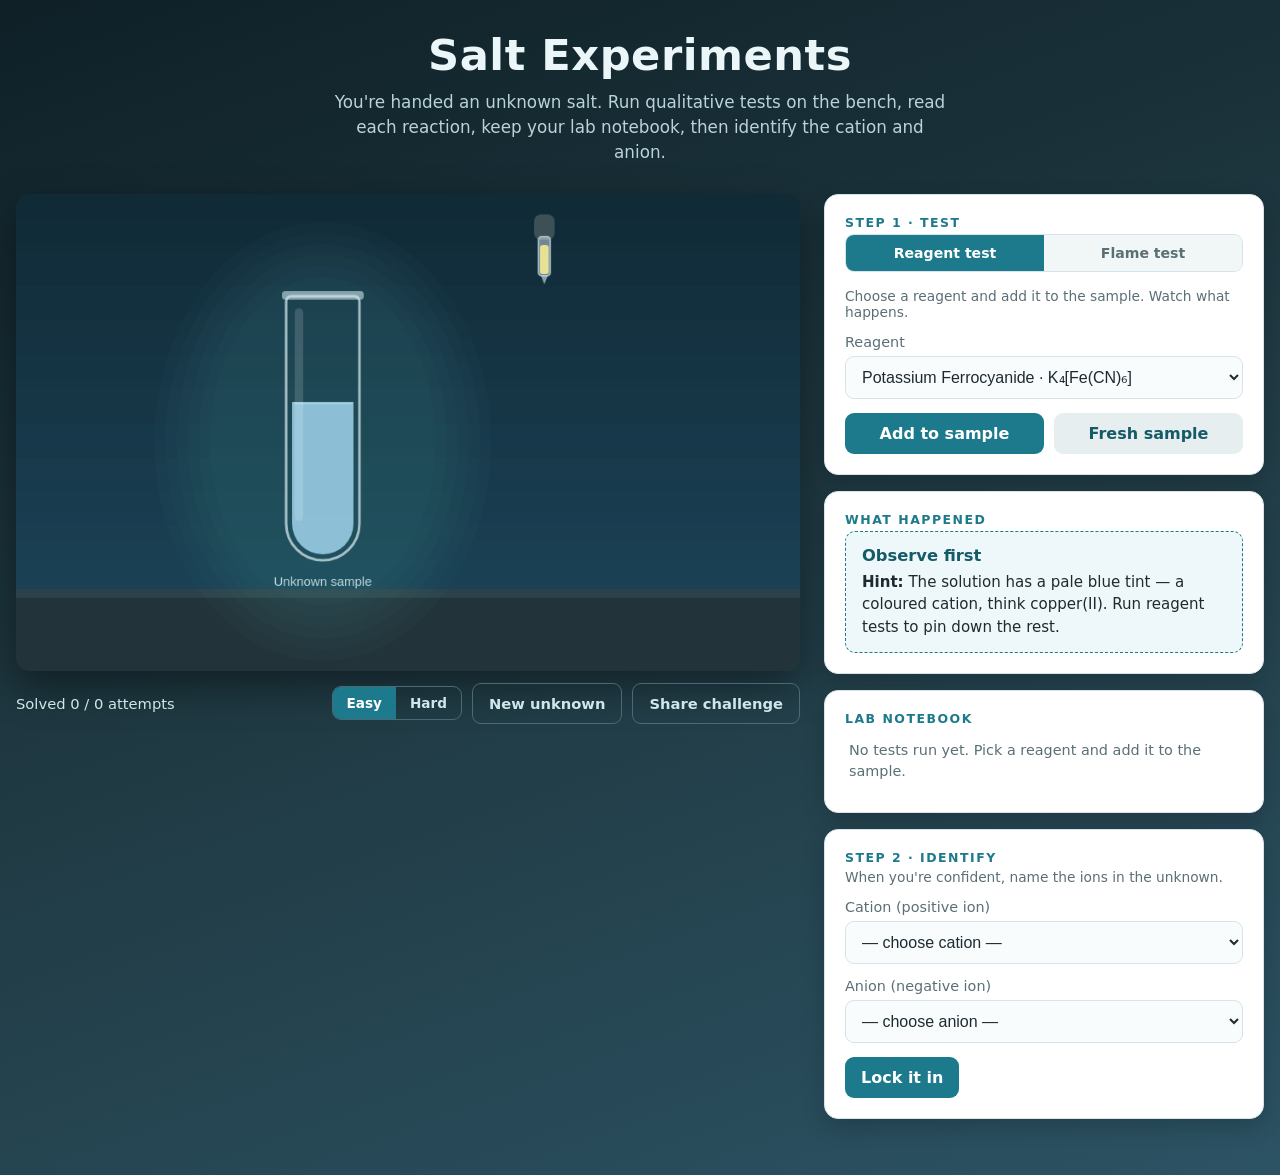
<file: index.html>
<!DOCTYPE html>
<html lang="en">
  <head>
    <meta charset="utf-8" />
    <meta name="viewport" content="width=device-width, initial-scale=1" />
    <title>Salt Experiments — Virtual Qualitative Analysis Lab</title>
    <link rel="stylesheet" href="css/styles.css" />
  </head>
  <body>
    <header class="site-header">
      <h1>Salt Experiments</h1>
      <p class="subtitle">
        You're handed an unknown salt. Run qualitative tests on the bench, read each
        reaction, keep your lab notebook, then identify the cation and anion.
      </p>
    </header>

    <main class="layout">
      <!-- the animated lab bench (p5.js renders into #stage) -->
      <section class="stage-col">
        <div id="stage"></div>
        <div class="score-bar">
          <span id="score">Solved 0 / 0 attempts</span>
          <span class="actions">
            <span id="difficulty" class="difficulty" role="radiogroup" aria-label="Difficulty">
              <button id="diff-easy" class="seg" type="button" role="radio" aria-checked="true">Easy</button>
              <button id="diff-hard" class="seg" type="button" role="radio" aria-checked="false">Hard</button>
            </span>
            <button id="new-btn" class="ghost" type="button">New unknown</button>
            <button id="share-btn" class="ghost" type="button">Share challenge</button>
          </span>
        </div>
      </section>

      <aside class="panel">
        <!-- Step 1: test — either a wet reagent test or a flame test -->
        <section class="card">
          <h2>Step 1 · Test</h2>
          <div id="station-toggle" class="station-toggle" role="radiogroup" aria-label="Test type">
            <button id="station-reagent" class="seg active" type="button" role="radio" aria-checked="true">Reagent test</button>
            <button id="station-flame" class="seg" type="button" role="radio" aria-checked="false">Flame test</button>
          </div>

          <!-- reagent station -->
          <div id="reagent-station">
            <p class="step">Choose a reagent and add it to the sample. Watch what happens.</p>
            <div class="field">
              <label for="reagent-select">Reagent</label>
              <select id="reagent-select"></select>
            </div>
            <div class="btn-row">
              <button id="add-btn" type="button">Add to sample</button>
              <button id="fresh-btn" class="secondary" type="button">Fresh sample</button>
            </div>
          </div>

          <!-- flame station -->
          <div id="flame-station" hidden>
            <p class="step">Dip a clean nichrome wire in the sample and hold it in the Bunsen flame. The colour fingerprints the metal — but only some metals show one.</p>
            <div class="btn-row">
              <button id="flame-btn" type="button">Heat in flame</button>
            </div>
          </div>

          <p id="tests-left" class="tests-left" role="status"></p>
        </section>

        <!-- live explanation of the latest reaction -->
        <section class="card">
          <h2>What happened</h2>
          <div id="explain" class="explain"></div>
        </section>

        <!-- lab notebook -->
        <section class="card">
          <h2>Lab notebook</h2>
          <ol id="notebook"></ol>
        </section>

        <!-- Step 2: identify -->
        <section class="card">
          <h2>Step 2 · Identify</h2>
          <p class="step">When you're confident, name the ions in the unknown.</p>
          <form id="identify-form">
            <div class="field">
              <label for="cation-select">Cation (positive ion)</label>
              <select id="cation-select"></select>
            </div>
            <div class="field">
              <label for="anion-select">Anion (negative ion)</label>
              <select id="anion-select"></select>
            </div>
            <button type="submit">Lock it in</button>
            <p id="result" class="result" role="status"></p>
          </form>
        </section>
      </aside>
    </main>

    <div id="toast" role="status"></div>

    <!-- p5.js (vendored — no CDN, works offline and on GitHub Pages) -->
    <script src="vendor/p5.min.js"></script>
    <!-- the chemistry spine, the renderer, the app -->
    <script src="js/reactions.js"></script>
    <script src="js/sketch.js"></script>
    <script src="js/app.js"></script>
  </body>
</html>
</file>
<file: css/styles.css>
:root {
  --bg-1: #0f2027;
  --bg-2: #203a43;
  --bg-3: #2c5364;
  --panel: #ffffff;
  --panel-border: #d7e3e8;
  --accent: #1c7a8c;
  --accent-dark: #155a67;
  --text: #1d2b30;
  --muted: #5b6f76;
  --ok: #1f8f5f;
  --no: #c0473f;
}

* { box-sizing: border-box; }
html, body { margin: 0; padding: 0; }

body {
  font-family: "Segoe UI", system-ui, -apple-system, Roboto, Helvetica, Arial, sans-serif;
  color: var(--text);
  background: linear-gradient(160deg, var(--bg-1), var(--bg-2), var(--bg-3));
  min-height: 100vh;
}

.site-header {
  text-align: center;
  padding: 30px 16px 6px;
  color: #eaf6f8;
}
.site-header h1 {
  margin: 0;
  font-size: clamp(1.7rem, 4vw, 2.7rem);
  letter-spacing: 0.5px;
}
.site-header .subtitle {
  margin: 10px auto 0;
  max-width: 620px;
  color: #b9d3d9;
  font-size: clamp(0.92rem, 2vw, 1.05rem);
  line-height: 1.5;
}

.layout {
  display: flex;
  flex-wrap: wrap;
  gap: 24px;
  align-items: flex-start;
  justify-content: center;
  max-width: 1400px;
  margin: 0 auto;
  padding: 22px 16px 56px;
}

.stage-col { flex: 1 1 520px; min-width: 300px; max-width: 920px; }
#stage canvas {
  display: block;
  width: 100% !important;
  height: auto !important;
  border-radius: 14px;
  box-shadow: 0 16px 40px rgba(0, 0, 0, 0.42);
}

.score-bar {
  margin-top: 12px;
  display: flex;
  gap: 10px;
  flex-wrap: wrap;
  align-items: center;
  justify-content: space-between;
  color: #cfe6ea;
  font-size: 0.92rem;
}
.score-bar .actions { display: flex; gap: 10px; align-items: center; flex-wrap: wrap; }

/* difficulty segmented toggle */
.difficulty {
  display: inline-flex;
  border: 1px solid #4a6b74;
  border-radius: 9px;
  overflow: hidden;
}
.difficulty .seg {
  flex: 0 0 auto;
  background: transparent;
  color: #cfe6ea;
  border: none;
  border-radius: 0;
  padding: 8px 14px;
  font-size: 0.85rem;
  font-weight: 600;
}
.difficulty .seg:hover { background: rgba(255, 255, 255, 0.08); }
.difficulty .seg.active {
  background: var(--accent);
  color: #fff;
}
.difficulty .seg.active:hover { background: var(--accent); }

/* station segmented toggle (reagent vs flame), inside a light card */
.station-toggle {
  display: flex;
  border: 1px solid var(--panel-border);
  border-radius: 9px;
  overflow: hidden;
  margin-bottom: 16px;
}
.station-toggle .seg {
  flex: 1 1 0;
  background: #f1f6f7;
  color: var(--muted);
  border: none;
  border-radius: 0;
  padding: 10px 12px;
  font-size: 0.88rem;
  font-weight: 600;
}
.station-toggle .seg:hover { background: #e6eef0; }
.station-toggle .seg.active,
.station-toggle .seg.active:hover { background: var(--accent); color: #fff; }

.panel {
  flex: 1 1 340px;
  min-width: 290px;
  max-width: 440px;
  display: flex;
  flex-direction: column;
  gap: 16px;
}

.card {
  background: var(--panel);
  border: 1px solid var(--panel-border);
  border-radius: 14px;
  padding: 20px;
  box-shadow: 0 8px 22px rgba(0, 0, 0, 0.18);
}
.card h2 {
  margin: 0 0 4px;
  font-size: 0.78rem;
  letter-spacing: 0.12em;
  text-transform: uppercase;
  color: var(--accent);
}
.card .step { color: var(--muted); font-size: 0.86rem; margin: 0 0 14px; }

.field { display: flex; flex-direction: column; gap: 6px; margin-bottom: 14px; }
.field label { font-size: 0.9rem; color: var(--muted); }
select {
  font-size: 1rem;
  padding: 11px 12px;
  border: 1px solid var(--panel-border);
  border-radius: 9px;
  background: #f9fcfd;
  color: var(--text);
  width: 100%;
}

.tests-left {
  margin: 12px 0 0;
  font-size: 0.84rem;
  color: var(--muted);
  font-weight: 600;
}
.tests-left:empty { display: none; }
.tests-left.spent { color: var(--no); }

.btn-row { display: flex; flex-wrap: wrap; gap: 10px; }
button {
  font: inherit;
  font-weight: 600;
  padding: 11px 16px;
  border: none;
  border-radius: 9px;
  background: var(--accent);
  color: #fff;
  cursor: pointer;
  transition: background 0.15s ease, transform 0.05s ease, opacity 0.15s ease;
  flex: 1 1 auto;
}
button:hover { background: var(--accent-dark); }
button:active { transform: translateY(1px); }
button:disabled { opacity: 0.45; cursor: not-allowed; }
button.secondary { background: #e7eef0; color: var(--accent-dark); }
button.secondary:hover { background: #d4e0e3; }
button.ghost { background: transparent; color: #cfe6ea; border: 1px solid #4a6b74; }
button.ghost:hover { background: rgba(255,255,255,0.08); }

/* explain panel */
.explain {
  border-radius: 10px;
  padding: 14px 16px;
  background: #eef7f9;
  border: 1px dashed var(--accent);
  color: var(--accent-dark);
}
.explain.muted { background: #f1f3f4; border-color: #c4ccce; color: var(--muted); }
.explain-head { font-weight: 700; font-size: 1.02rem; margin-bottom: 6px; }
.explain-eq {
  font-family: "Cascadia Code", "SF Mono", Consolas, monospace;
  background: rgba(0,0,0,0.06);
  padding: 8px 10px;
  border-radius: 7px;
  font-size: 0.95rem;
  margin-bottom: 8px;
  overflow-wrap: anywhere;
}
.explain-obs { margin: 0; color: var(--text); font-size: 0.94rem; line-height: 1.5; }

/* notebook */
#notebook {
  list-style: none;
  margin: 0;
  padding: 0;
  max-height: 230px;
  overflow-y: auto;
}
#notebook li {
  display: flex;
  gap: 10px;
  padding: 10px 4px;
  border-bottom: 1px solid #eef2f3;
  font-size: 0.9rem;
  line-height: 1.45;
}
#notebook li:last-child { border-bottom: none; }
#notebook li.empty { color: var(--muted); border: none; }
.nb-n {
  flex: 0 0 22px;
  height: 22px;
  border-radius: 50%;
  background: var(--accent);
  color: #fff;
  font-size: 0.78rem;
  font-weight: 700;
  display: flex;
  align-items: center;
  justify-content: center;
}

/* identify result */
.result {
  margin: 14px 0 0;
  padding: 0;
  font-size: 0.96rem;
  line-height: 1.5;
}
.result:empty { display: none; }
.result.ok { color: var(--ok); font-weight: 600; }
.result.no { color: var(--no); font-weight: 600; }
.result.warn { color: #b9821f; }

/* toast */
#toast {
  position: fixed;
  left: 50%;
  bottom: 26px;
  transform: translateX(-50%) translateY(20px);
  background: #11272d;
  color: #eaf6f8;
  padding: 12px 18px;
  border-radius: 10px;
  box-shadow: 0 10px 30px rgba(0,0,0,0.4);
  font-size: 0.92rem;
  opacity: 0;
  pointer-events: none;
  transition: opacity 0.2s ease, transform 0.2s ease;
  max-width: 90vw;
  text-align: center;
}
#toast.show { opacity: 1; transform: translateX(-50%) translateY(0); }
</file>
